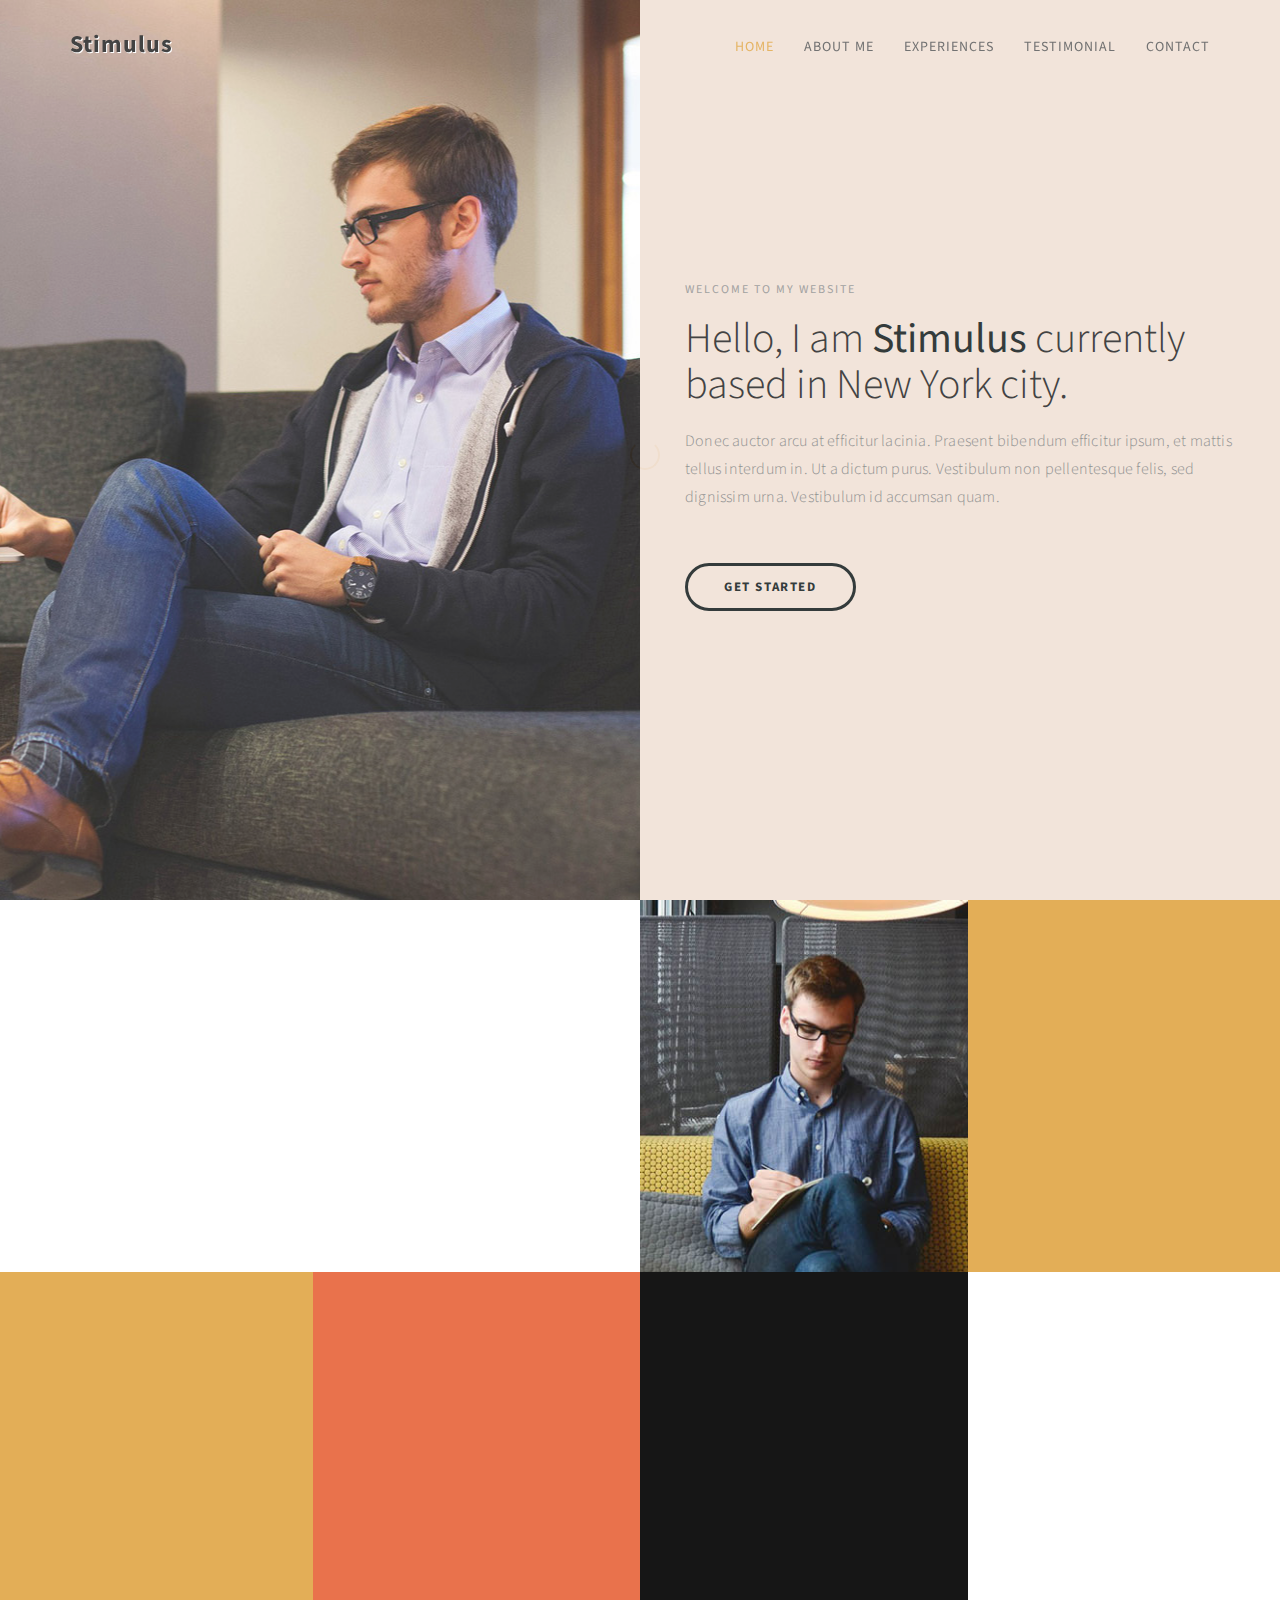
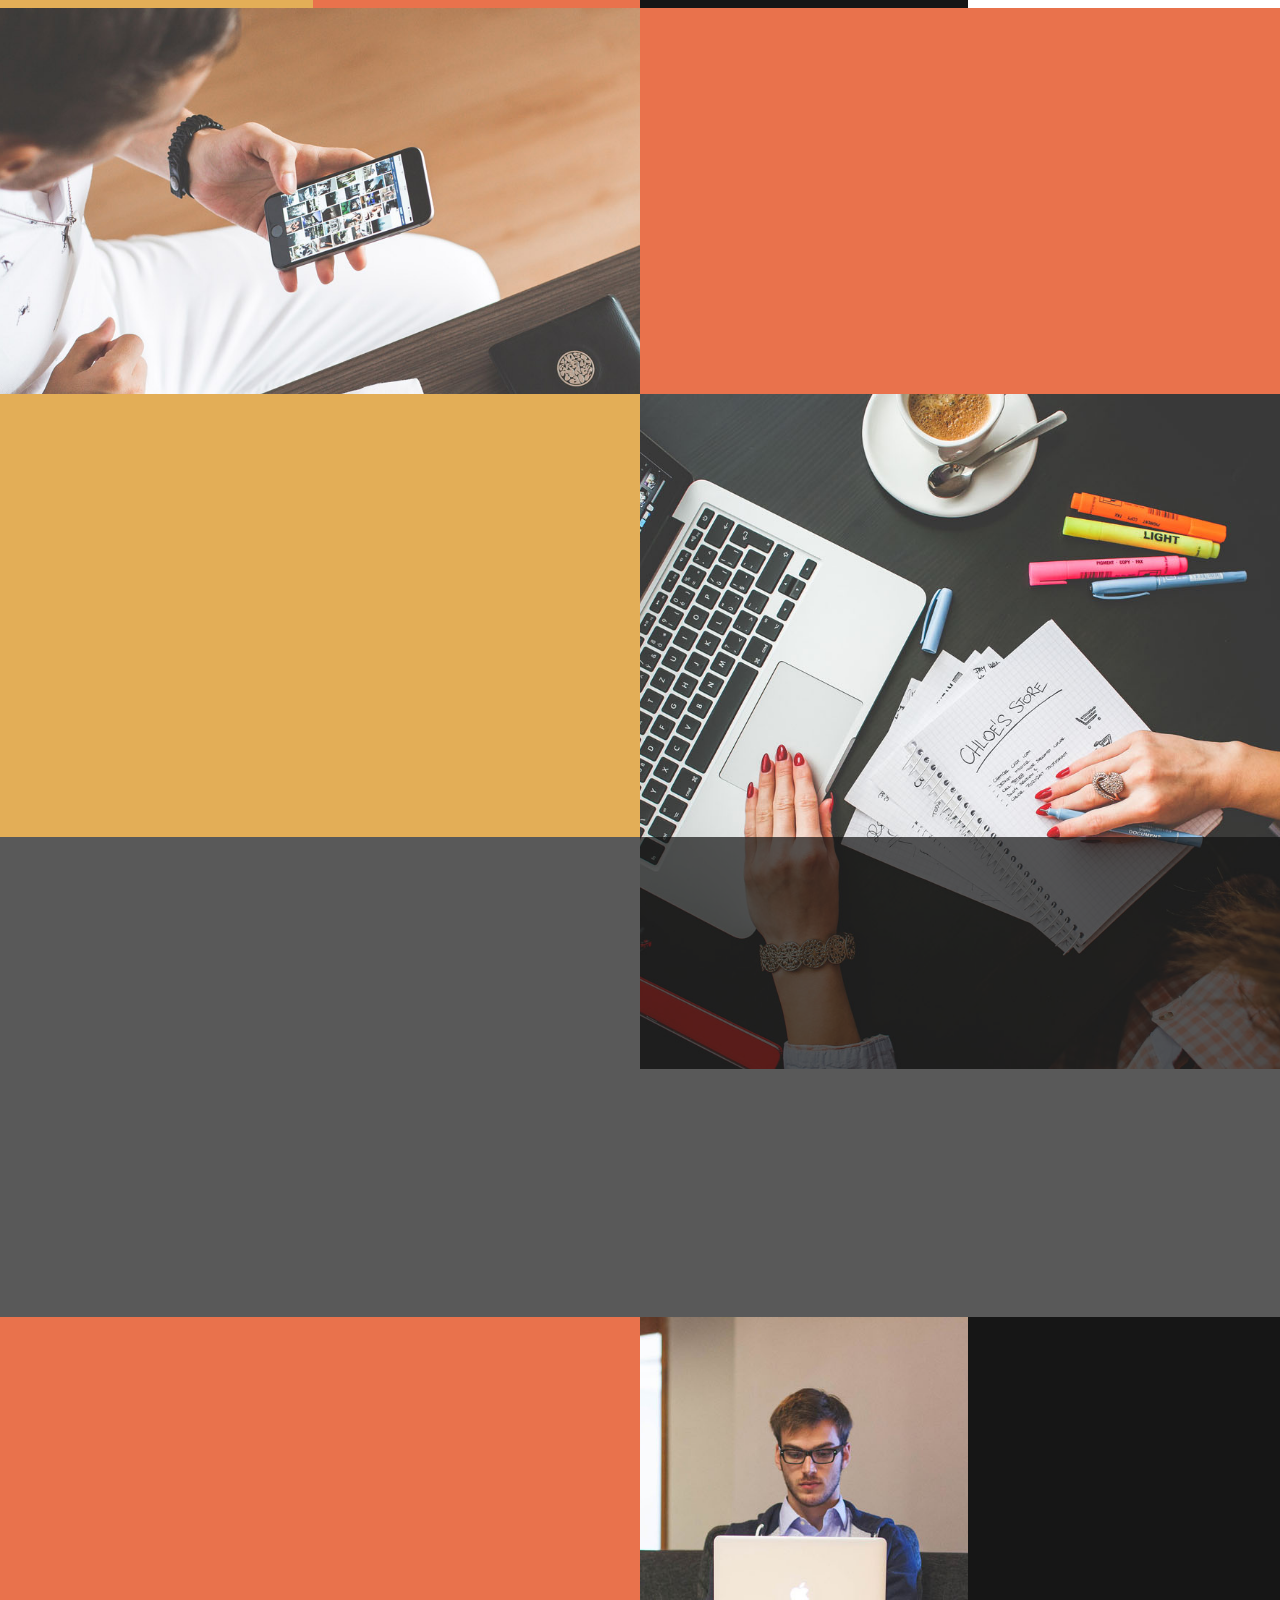
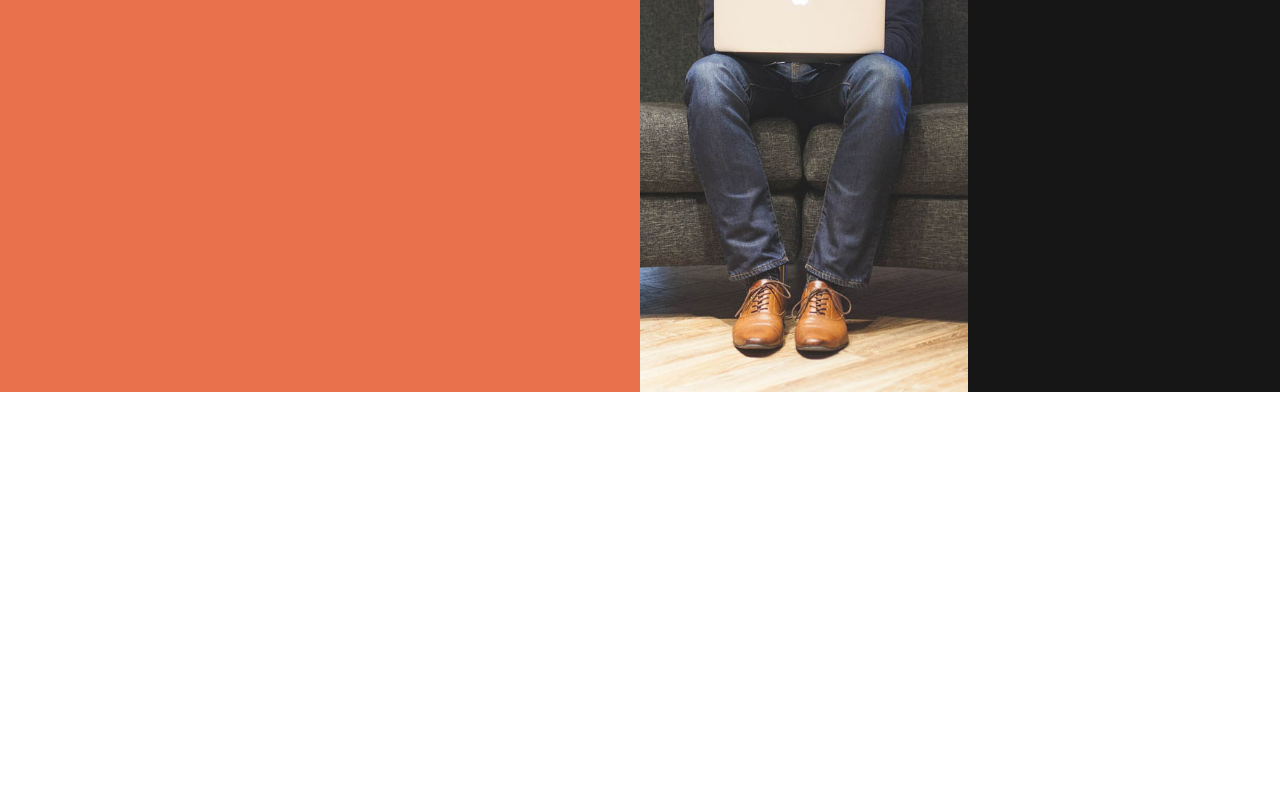
<file: templatemo_498_stimulus_bckup/templatemo_498_stimulus/index.html>
<!DOCTYPE html>
<html lang="en">
<head>

<meta charset="UTF-8">
<meta http-equiv="X-UA-Compatible" content="IE=Edge">
<meta name="description" content="">
<meta name="keywords" content="">
<meta name="author" content="templatemo">
<meta name="viewport" content="width=device-width, initial-scale=1, maximum-scale=1">

<title>Stimulus HTML CSS Template</title>
<!--
Stimulus Template
http://www.templatemo.com/tm-498-stimulus
-->
<link rel="stylesheet" href="css/bootstrap.min.css">
<link rel="stylesheet" href="css/animate.css">
<link rel="stylesheet" href="css/font-awesome.min.css">
<link rel="stylesheet" href="css/templatemo-style.css">

<link href="https://fonts.googleapis.com/css?family=Source+Sans+Pro:300,400,700" rel="stylesheet">

</head>
<body data-spy="scroll" data-target=".navbar-collapse" data-offset="50">


<!-- PRE LOADER -->

<div class="preloader">
     <div class="spinner">
          <span class="spinner-rotate"></span>
     </div>
</div>


<!-- Navigation Section -->

<div class="navbar navbar-fixed-top custom-navbar" role="navigation">
     <div class="container">

          <!-- navbar header -->
          <div class="navbar-header">
               <button class="navbar-toggle" data-toggle="collapse" data-target=".navbar-collapse">
                    <span class="icon icon-bar"></span>
                    <span class="icon icon-bar"></span>
                    <span class="icon icon-bar"></span>
               </button>
               <a href="#" class="navbar-brand">Stimulus</a>
          </div>

          <div class="collapse navbar-collapse">
               <ul class="nav navbar-nav navbar-right">
                    <li><a href="#home" class="smoothScroll">Home</a></li>
                    <li><a href="#about" class="smoothScroll">About Me</a></li>
                    <li><a href="#experience" class="smoothScroll">Experiences</a></li>
                    <li><a href="#quotes" class="smoothScroll">Testimonial</a></li>
                    <li><a href="#contact" class="smoothScroll">Contact</a></li>
               </ul>
          </div>

     </div>
</div>


<!-- Home Section -->

<section id="home" class="parallax-section">
     <div class="container">
          <div class="row">

               <div class="col-md-6 col-sm-6">
                    <div class="home-img"></div>
               </div>

               <div class="col-md-6 col-sm-6">
                    <div class="home-thumb">
                         <div class="section-title">
                              <h4 class="wow fadeInUp" data-wow-delay="0.3s">welcome to my website</h4>
                              <h1 class="wow fadeInUp" data-wow-delay="0.6s">Hello, I am <strong>Stimulus</strong> currently based in New York city.</h1>
                              <p class="wow fadeInUp" data-wow-delay="0.9s">Donec auctor arcu at efficitur lacinia. Praesent bibendum efficitur ipsum, et mattis tellus interdum in. Ut a dictum purus. Vestibulum non pellentesque felis, sed dignissim urna. Vestibulum id accumsan quam.</p>
                              
                              <a href="#about" class="wow fadeInUp smoothScroll section-btn btn btn-success" data-wow-delay="1.4s">Get Started</a>
                              
                         </div>
                    </div>
               </div>


          </div>
     </div>
</section>


<!-- About Section -->

<section id="about" class="parallax-section">
     <div class="container">
          <div class="row">

               <div class="col-md-6 col-sm-12">
                    <div class="about-thumb">
                         <div class="wow fadeInUp section-title" data-wow-delay="0.4s">
                              <h1>Donec auctor</h1>
                              <p class="color-yellow">Sed vulputate vitae diam quis bibendum</p>
                         </div>
                         <div class="wow fadeInUp" data-wow-delay="0.8s">
                              <p>Phasellus vulputate tellus nec tortor varius elementum. Curabitur at pulvinar ante. Duis dui urna, faucibus eget felis eu, iaculis congue sem. Mauris convallis eros massa.</p>
                              <p>Quisque viverra iaculis aliquam. Etiam volutpat, justo non aliquam bibendum, sem nibh mollis erat, quis porta odio odio at velit.</p>
                         </div>
                    </div>
               </div>

               <div class="col-md-3 col-sm-6">
                    <div class="background-image about-img"></div>
               </div>

               <div class="bg-yellow col-md-3 col-sm-6">
                    <div class="skill-thumb">
                         <div class="wow fadeInUp section-title color-white" data-wow-delay="1.2s">
                              <h1>My Skills</h1>
                              <p class="color-white">Photoshop . HTML CSS JS . Web Design</p>
                         </div>

                         <div class=" wow fadeInUp skills-thumb" data-wow-delay="1.6s">
                         <strong>Frontend Design</strong>
                              <span class="color-white pull-right">90%</span>
                                   <div class="progress">
                                        <div class="progress-bar progress-bar-primary" role="progressbar" aria-valuenow="90" aria-valuemin="0" aria-valuemax="100" style="width: 90%;"></div>
                                   </div>

                         <strong>Backend processing</strong>
                              <span class="color-white pull-right">70%</span>
                                   <div class="progress">
                                        <div class="progress-bar progress-bar-primary" role="progressbar" aria-valuenow="70" aria-valuemin="0" aria-valuemax="100" style="width: 70%;"></div>
                                   </div>

                         <strong>HTML5 & CSS3</strong>
                              <span class="color-white pull-right">80%</span>
                                   <div class="progress">
                                        <div class="progress-bar progress-bar-primary" role="progressbar" aria-valuenow="80" aria-valuemin="0" aria-valuemax="100" style="width: 80%;"></div>
                                   </div>
                         </div>

                    </div>
               </div>

          </div>
     </div>
</section>


<!-- Service Section -->

<section id="service" class="parallax-section">
     <div class="container">
          <div class="row">

               <div class="bg-yellow col-md-3 col-sm-6">
                    <div class="wow fadeInUp color-white service-thumb" data-wow-delay="0.8s">
                         <i class="fa fa-desktop"></i>
                              <h3>Interface Design</h3>
                              <p class="color-white">Phasellus vulputate tellus nec tortor varius elementum. Curabitur at pulvinar ante.</p>
                    </div>
               </div>

               <div class="col-md-3 col-sm-6">
                    <div class="wow fadeInUp color-white service-thumb" data-wow-delay="1.2s">
                         <i class="fa fa-paper-plane"></i>
                              <h3>Media Strategy</h3>
                              <p class="color-white">Curabitur at pulvinar ante. Duis dui urna, faucibus eget felis eu, iaculis congue sem.</p>
                    </div>
               </div>

               <div class="bg-dark col-md-3 col-sm-6">
                    <div class="wow fadeInUp color-white service-thumb" data-wow-delay="1.6s">
                         <i class="fa fa-table"></i>
                              <h3>Mobile App</h3>
                              <p class="color-white">Mauris convallis eros massa, vitae euismod arcu tempus ut. Quisque viverra iaculis.</p>
                    </div>
               </div>

               <div class="bg-white col-md-3 col-sm-6">
                    <div class="wow fadeInUp service-thumb" data-wow-delay="1.8s">
                         <i class="fa fa-html5"></i>
                              <h3>Coding</h3>
                              <p>Mauris convallis eros massa, vitae euismod arcu tempus ut. Quisque viverra iaculis.</p>
                    </div>
               </div>

          </div>
     </div>
</section>


<!-- Experience Section -->

<section id="experience" class="parallax-section">
     <div class="container">
          <div class="row">

               <div class="col-md-6 col-sm-6">
                    <div class="background-image experience-img"></div>
               </div>

               <div class="col-md-6 col-sm-6">
                    <div class="color-white experience-thumb">
                         <div class="wow fadeInUp section-title" data-wow-delay="0.8s">
                              <h1>My Experiences</h1>
                              <p class="color-white">Previous companies and my tasks</p>
                         </div>

                         <div class="wow fadeInUp color-white media" data-wow-delay="1.2s">
                              <div class="media-object media-left">
                                   <i class="fa fa-laptop"></i>
                              </div>
                              <div class="media-body">
                                   <h3 class="media-heading">Graphic Designer <small>2014 Jul - 2015 Sep</small></h3>
                                   <p class="color-white">Lorem ipsum dolor sit amet, consectetur adipisicing elit.</p>
                              </div>
                         </div>

                         <div class="wow fadeInUp color-white media" data-wow-delay="1.6s">
                              <div class="media-object media-left">
                                   <i class="fa fa-laptop"></i>
                              </div>
                              <div class="media-body">
                                   <h3 class="media-heading">Web Designer <small>2015 Oct - 2017 Jan</small></h3>
                                   <p class="color-white">Lorem ipsum dolor sit amet, consectetur adipisicing elit.</p>
                              </div>
                         </div>

                    </div>
               </div>

          </div>
     </div>
</section>


<!-- Education Section -->

<section id="education" class="parallax-section">
     <div class="container">
          <div class="row">

               <div class="col-md-6 col-sm-6">
                    <div class="color-white education-thumb">
                         <div class="wow fadeInUp section-title" data-wow-delay="0.8s">
                              <h1>My Education</h1>
                              <p class="color-white">In cursus orci non ipsum gravida dignissim</p>
                         </div>

                         <div class="wow fadeInUp color-white media" data-wow-delay="1.2s">
                              <div class="media-object media-left">
                                   <i class="fa fa-laptop"></i>
                              </div>
                              <div class="media-body">
                                   <h3 class="media-heading">Master in Design <small>2012 Jan - 2014 May</small></h3>
                                   <p class="color-white">Etiam iaculis elit in mauris ullamcorper auctor. Proin a sapien id orci ullamcorper dignissim eu in neque. </p>
                              </div>
                         </div>

                         <div class="wow fadeInUp color-white media" data-wow-delay="1.6s">
                              <div class="media-object media-left">
                                   <i class="fa fa-laptop"></i>
                              </div>
                              <div class="media-body">
                                   <h3 class="media-heading">Bachelor of Arts <small>2008 May - 2011 Dec</small></h3>
                                   <p class="color-white">Orci varius natoque penatibus et magnis dis parturient montes, nascetur ridiculus mus.</p>
                              </div>
                         </div>

                    </div>
               </div>

               <div class="col-md-6 col-sm-6">
                    <div class="background-image education-img"></div>
               </div>

          </div>
     </div>
</section>


<!-- Quotes Section -->

<section id="quotes" class="parallax-section">
     <div class="overlay"></div>
     <div class="container">
          <div class="row">

               <div class="col-md-offset-1 col-md-10 col-sm-12">
                    <i class="wow fadeInUp fa fa-star" data-wow-delay="0.6s"></i>
                    <h2 class="wow fadeInUp" data-wow-delay="0.8s">Proin lobortis eu diam et facilisis. Fusce nisi nibh, molestie in vestibulum quis, auctor et orci.</h2>
                    <p class="wow fadeInUp" data-wow-delay="1s">Curabitur at pulvinar ante. Duis dui urna, faucibus eget felis eu, iaculis congue sem.</p>
               </div>

          </div>
     </div>
</section>


<!-- Contact Section -->

<section id="contact" class="parallax-section">
     <div class="container">
          <div class="row">

               <div class="col-md-6 col-sm-12">
                    <div class="contact-form">
                         <div class="wow fadeInUp section-title" data-wow-delay="0.2s">
                              <h1 class="color-white">Say hello..</h1>
                              <p class="color-white">Integer ut consectetur est. In cursus orci non ipsum gravida dignissim.</p>
                         </div>

                         <div id="contact-form">
                              <form action="#template-mo" method="post">
                                   <div class="wow fadeInUp" data-wow-delay="1s">
                                        <input name="fullname" type="text" class="form-control" id="fullname" placeholder="Your Name">
                                   </div>
                                   <div class="wow fadeInUp" data-wow-delay="1.2s">
                                        <input name="email" type="email" class="form-control" id="email" placeholder="Your Email">
                                   </div>
                                   <div class="wow fadeInUp" data-wow-delay="1.4s">
                                        <textarea name="message" rows="5" class="form-control" id="message" placeholder="Write your message..."></textarea>
                                   </div>
                                   <div class="wow fadeInUp col-md-6 col-sm-8" data-wow-delay="1.6s">
                                        <input name="submit" type="submit" class="form-control" id="submit" value="Send">
                                   </div>
                              </form>
                         </div>

                    </div>
               </div>

               <div class="col-md-3 col-sm-6">
                    <div class="background-image contact-img"></div>
               </div>

               <div class="bg-dark col-md-3 col-sm-6">
                    <div class="contact-thumb">
                         <div class="wow fadeInUp contact-info" data-wow-delay="0.6s">
                              <h3 class="color-white">Visit my office</h3>
                              <p>456 New Street 22000, New York City, USA</p>
                         </div>

                         <div class="wow fadeInUp contact-info" data-wow-delay="0.8s">
                              <h3 class="color-white">Contact.</h3>
                              <p><i class="fa fa-phone"></i> 01-0110-0220</p>
                              <p><i class="fa fa-envelope-o"></i> <a href="mailto:hello@company.co">hello@company.co</a></p>
                              <p><i class="fa fa-globe"></i> <a href="#">company.co</a></p>
                         </div>

                    </div>
               </div>

          </div>
     </div>
</section>


<!-- Footer Section -->

<footer>
	<div class="container">
		<div class="row">

               <div class="col-md-12 col-sm-12">
                    <div class="wow fadeInUp footer-copyright" data-wow-delay="1.8s">
                         <p>Copyright &copy; 2016 Your Company
                    
                    | Design: <a href="http://www.google.com/+templatemo" target="_parent">templatemo</a></p>
                    </div>
				<ul class="wow fadeInUp social-icon" data-wow-delay="2s">
                         <li><a href="#" class="fa fa-facebook"></a></li>
                         <li><a href="#" class="fa fa-twitter"></a></li>
                         <li><a href="#" class="fa fa-google-plus"></a></li>
                         <li><a href="#" class="fa fa-dribbble"></a></li>
                         <li><a href="#" class="fa fa-linkedin"></a></li>
                    </ul>
               </div>
			
		</div>
	</div>
</footer>

<!-- SCRIPTS -->

<script src="js/jquery.js"></script>
<script src="js/bootstrap.min.js"></script>
<script src="js/jquery.parallax.js"></script>
<script src="js/smoothscroll.js"></script>
<script src="js/wow.min.js"></script>
<script src="js/custom.js"></script>

</body>
</html>
</file>
<file: templatemo_498_stimulus_bckup/templatemo_498_stimulus/css/templatemo-style.css>
/*

Stimulus Template

http://www.templatemo.com/tm-498-stimulus

*/

body {
	background: #ffffff;
    font-family: 'Source Sans Pro', sans-serif;
    font-style: normal;
	font-weight: 300;
    overflow-x: hidden;
}

html,body {
  width: 100%;
  height: 100%;
}


/*---------------------------------------
    Typorgraphy              
-----------------------------------------*/

h1,h2,h3,h4,h5,h6 {
  font-style: normal;
  font-weight: 300;
}

h1,h2,h3 {
  font-weight: 300;
}

h1 {
  font-size: 42px;
  padding-bottom: 14px;
  margin-bottom: 0px;
}

h2 {
  font-size: 42px;
  line-height: 52px;
  margin-top: 0px;
}

h3 {
  font-size: 26px;
  line-height: 32px;
  padding-bottom: 6px;
}

h4 {
  color: #999;
  font-size: 12px;
  font-weight: normal;
  letter-spacing: 2px;
  text-transform: uppercase;
  padding-top: 6px;
}

h5 {
  color: #666666;
}

strong {
  color: #232B2B;
  font-weight: normal;
}

p {
    color: #888;
    font-size: 16px;
    font-weight: 300;
    line-height: 28px;
    letter-spacing: 0.2px;
}

.section-btn {
  background-color: transparent;
  border: 3px solid #232B2B;
  border-radius: 100px;
  color: #232B2B;
  font-size: 13px;
  font-weight: bold;
  letter-spacing: 1.6px;
  padding: 12px 36px;
  margin-top: 42px;
  transition: all 0.4s ease-in-out;
  text-transform: uppercase;
}

.section-btn:hover {
  background: #E3AE57;
  border-color: transparent;
  color: #ffffff;
}

.btn-success:focus {
  background-color: #000;
  border-color: transparent;
}

.parallax-section {
  background-attachment: fixed !important;
  background-size: cover !important;
}

.section-title {
  position: relative;
  padding-bottom: 22px;
}

#about,
#service,
#experience,
#education,
#contact {
  position: relative;
}

#home .container,
#about .container, 
#experience .container,
#service .container,
#education .container,
#contact .container {
  width: 100%;
  padding: 0;
  margin: 0;
}

#experience .experience-thumb,
#education .education-thumb  {
  padding: 22px 42px 42px 42px;
}

#service,
#quotes,
footer {
  text-align: center;
}

#experience,
#education {
  background: #E9724C;
}

.background-image {
    background-position: 50% 50% !important;
    background-size: cover !important;
    width: 100%;
    height: 100%;
    min-height: 75vh;
    position: absolute;
    top: 0;
    right: 0;
    bottom: 0;
    left: 0;
}

.color-white {
  color: #ffffff;
}

.color-yellow {
  color: #E3AE57;
}

.bg-yellow {
  background: #E3AE57;
}

.bg-white {
  background: #ffffff;
}

.bg-dark {
  background: #161616;
}



/*---------------------------------------
    General               
-----------------------------------------*/

html{
  -webkit-font-smoothing: antialiased;
}

a {
  color: #E3AE57;
  -webkit-transition: 0.5s;
  -o-transition: 0.5s;
  transition: 0.5s;
  text-decoration: none !important;
}
a:hover, a:active, a:focus {
  color: #E3AE57;
  outline: none;
}

* {
  -webkit-box-sizing: border-box;
  -moz-box-sizing: border-box;
  box-sizing: border-box;
}

*:before,
*:after {
  -webkit-box-sizing: border-box;
  -moz-box-sizing: border-box;
  box-sizing: border-box;
}



/*---------------------------------------
    Preloader section              
-----------------------------------------*/

.preloader {
  position: fixed;
  top: 0;
  left: 0;
  width: 100%;
  height: 100%;
  z-index: 99999;
  display: flex;
  flex-flow: row nowrap;
  justify-content: center;
  align-items: center;
  background: none repeat scroll 0 0 #ffffff;
}

.spinner {
  border: 1px solid transparent;
  border-radius: 5px;
  position: relative;
}

.spinner:before {
  content: '';
  box-sizing: border-box;
  position: absolute;
  top: 50%;
  left: 50%;
  width: 30px;
  height: 30px;
  margin-top: -10px;
  margin-left: -10px;
  border-radius: 50%;
  border: 2px solid #E3AE57;
  border-top-color: #f9f9f9;
  animation: spinner .6s linear infinite;
}

@-webkit-@keyframes spinner {
  to {transform: rotate(360deg);}
}

@keyframes spinner {
  to {transform: rotate(360deg);}
}



/*---------------------------------------
    Navigation section              
-----------------------------------------*/

.custom-navbar {
    margin-bottom: 0;
    background-color: #ffffff;
}

.custom-navbar .navbar-brand {
    color: #333;
	text-shadow: 1px 1px #fff;
    font-weight: bold;
    font-size: 24px;
    line-height: 35px;
    letter-spacing: 1px;
}

.custom-navbar .nav li a {
    color: #666;
    font-size: 14px;
    font-weight: 400;
    letter-spacing: 1px;
    text-transform: uppercase;
    line-height: 40px;
    transition: all 0.4s ease-in-out;
}

.custom-navbar .nav li a:hover {
    background: transparent;
    color: #E3AE57;
}

.custom-navbar .navbar-nav > li > a:hover,
.custom-navbar .navbar-nav > li > a:focus {
  background-color: transparent;
}

.custom-navbar .nav li.active > a {
    background-color: transparent;
    color: #E3AE57;
}

.custom-navbar .navbar-toggle {
    border: none;
    padding-top: 10px;
}

.custom-navbar .navbar-toggle {
    background-color: transparent;
}

.custom-navbar .navbar-toggle .icon-bar {
    background: #E3AE57;
    border-color: transparent;
}

@media(min-width:768px) {
    .custom-navbar {
        padding: 12px 0;
        border-bottom: 0;
        background: 0 0; 
    }
    .custom-navbar.top-nav-collapse {
        background: #ffffff;
        box-shadow: 0px 2px 8px 0px rgba(50, 50, 50, 0.08);
        padding: 0;
    }

}



/*---------------------------------------
    Home section              
-----------------------------------------*/

#home h1 {
  padding-bottom: 18px;
}

#home .col-md-6 {
  background: #f1e2d7;
/* light blue color: #c3eafd; */
  padding-right: 0;
  padding-left: 0;
}

#home .home-img {
  background: url('../images/home-img.jpg') no-repeat;
  background-size: cover;
  background-position: 50% 50%;
  width: 100%;
  height: 100vh;
}

#home .home-thumb {
  display: -webkit-box;
  display: -webkit-flex;
  display: -ms-flexbox;
  display: flex;
  -webkit-box-align: center;
  -webkit-align-items: center;
  -ms-flex-align: center;
  align-items: center;
  height: 100vh;
  padding: 0 45px 0 45px;
}



/*---------------------------------------
   About section              
-----------------------------------------*/

#about .about-img {
    background: url('../images/about-img.jpg') no-repeat;
}

#about .about-thumb,
#about .skill-thumb {
  padding: 22px 32px 32px 32px;
}

#about .progress {
  background: #ffffff;
  border-radius: 0px;
  box-shadow: none;
  height: 2px;
}

#about .progress-bar-primary {
  background: #232B2B;
}

#about strong,
#about span {
  font-weight: bold;
  display: inline-block;
  padding-bottom: 8px;
}



/*---------------------------------------
    Service section              
-----------------------------------------*/

#service {
  background: #E9724C;
}

#service p {
  font-size: 18px;
  line-height: 30px;
}

#service .service-thumb {
  padding: 52px 22px 52px 22px;
}

#service .service-thumb .fa {
  font-size: 42px;
  padding-bottom: 22px;
}



/*---------------------------------------
    Experience section              
-----------------------------------------*/

#experience .experience-img {
  background: url('../images/experience-img.jpg') no-repeat;
}

#experience .media-heading {
  margin-bottom: 0px;
}

#experience .media .fa {
  font-size: 42px;
  margin-right: 14px;
}

#experience small {
  color: #633;
  font-weight: bold;
}

/*---------------------------------------
    Education section              
-----------------------------------------*/

#education {
  background: #E3AE57;
}

#education .education-img {
  background: url('../images/education-img.jpg') no-repeat;
}

#education .media-heading {
  margin-bottom: 0px;
}

#education .media .fa {
  font-size: 42px;
  margin-right: 14px;
}

#education small {
  color: #886D1E;
  font-weight: bold;
}



/*---------------------------------------
   Quotes section              
-----------------------------------------*/

#quotes {
    background: url('../images/quotes-bg.jpg') 50% 0 repeat-y fixed;
    background-size: cover;
    background-position: center center;
    color: #ffffff;
    position: relative;
    padding: 100px 0px;
}

#quotes .overlay {
    background: #121212;
    width: 100%;
    height: 100%;
    position: absolute;
    top: 0;
    opacity: 0.7;
}

#quotes .fa {
  font-size: 42px;
  margin-top: 32px;
  margin-bottom: 22px;
}

#quotes p {
  padding-top: 32px;
}


/*---------------------------------------
    Contact section              
-----------------------------------------*/

#contact {
  background: #E9724C;
}

#contact .contact-form,
#contact .contact-thumb {
  padding: 22px 32px 22px 32px;
  min-height: 75vh;
}

#contact .contact-img {
  background: url('../images/contact-img.jpg') no-repeat;
  min-height: 75vh;
}

#contact .contact-info {
  padding-top: 6px;
  padding-bottom: 6px;
}

#contact .form-control::-moz-placeholder{color:#ffffff;opacity:1}
#contact .form-control:-ms-input-placeholder{color:#ffffff}
#contact .form-control::-webkit-input-placeholder{color:#ffffff}

#contact .form-control {
  background: transparent;
  border: none;
  border-bottom: 1px solid #E3AE57;
  border-radius: 0px;
  box-shadow: none;
  color: #ffffff;
  font-size: 18px;
  margin-top: 10px;
  margin-bottom: 25px;
  transition: all 0.4s ease-in-out;
}

#contact .form-control:focus {
  border-bottom-color: #ffffff;
}

#contact input {
  height: 45px;
}

#contact input[type="submit"] {
  background: #ffffff;
  border: 2px solid transparent;
  border-radius: 40px;
  color: #161616;
  padding-bottom: 10px;
}

#contact input[type="submit"]:hover {
  background: transparent;
  border-color: #ffffff;
  color: #ffffff;
}

#contact .fa {
  padding-right: 10px;
}



/*---------------------------------------
   Footer section              
-----------------------------------------*/

footer {
    padding: 140px 0px;
}



/*---------------------------------------
   Social icon             
-----------------------------------------*/

.social-icon {
    position: relative;
    padding: 0;
    margin: 0;
    text-align: center;
}

.social-icon li {
    display: inline-block;
    list-style: none;
}

.social-icon li a {
    border: 2px solid transparent;
    color: #999;
    border-radius: 100px;
    cursor: pointer;
    font-size: 16px;
    text-decoration: none;
    transition: all 0.4s ease-in-out;
    width: 50px;
    height: 50px;
    line-height: 50px;
    text-align: center;
    vertical-align: middle;
    position: relative;
    margin: 22px 4px 10px 4px;
}

.social-icon li a:hover {
    background: #E3AE57;
    border-color: #ffffff;
    color: #ffffff;
    transform: scale(1.1);
}



/*---------------------------------------
   Mobile Responsive         
-----------------------------------------*/

@media only screen and (max-width: 580px) {
  h1 {
    font-size: 32px;
  }

  h2 {
    font-size: 28px;
    line-height: inherit;
  }

  h3 {
    font-size: 22px;
    line-height: inherit;
  }
}

@media only screen and (max-width: 767px) {
  .custom-navbar .navbar-brand {
    line-height: 18px;
  }

  #home .home-thumb {
    height: auto;
    padding-top: 32px;
    padding-bottom: 12px;
  }

  #home .container,
  #about .container, 
  #experience .container,
  #service .container,
  #education .container,
  #contact .container {
    padding-right: 15px;
    padding-left: 15px;
  }

  #about .col-md-3,
  #experience .col-md-6,
  #education .col-md-6,
  #contact .col-md-3 {
    padding: 0;
    margin: 0;
  }

  .background-image {
    position: relative;
    min-height: 65vh;
  }
}

@media only screen and (max-width: 1024px) {
  .section-title {
    padding-bottom: 12px;
  }

  footer {
    padding: 40px 0;
  }
}
</file>
